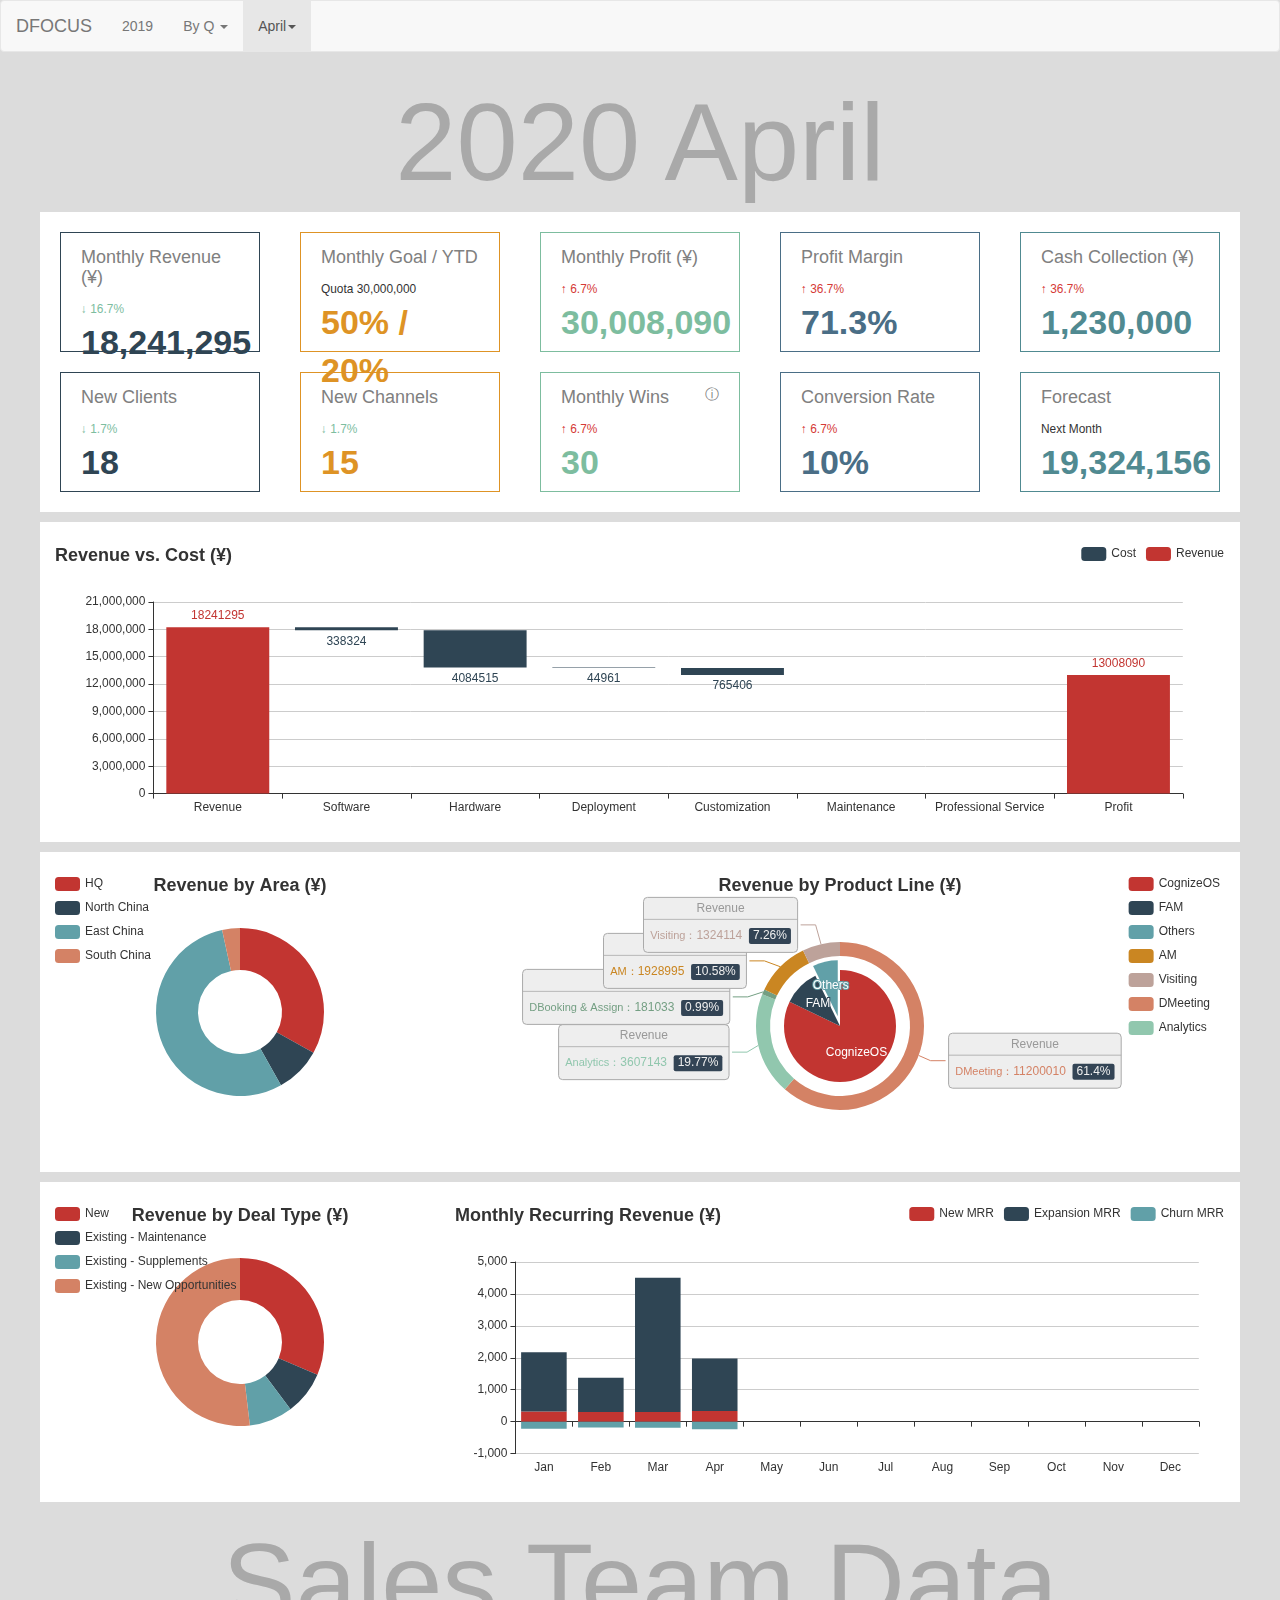
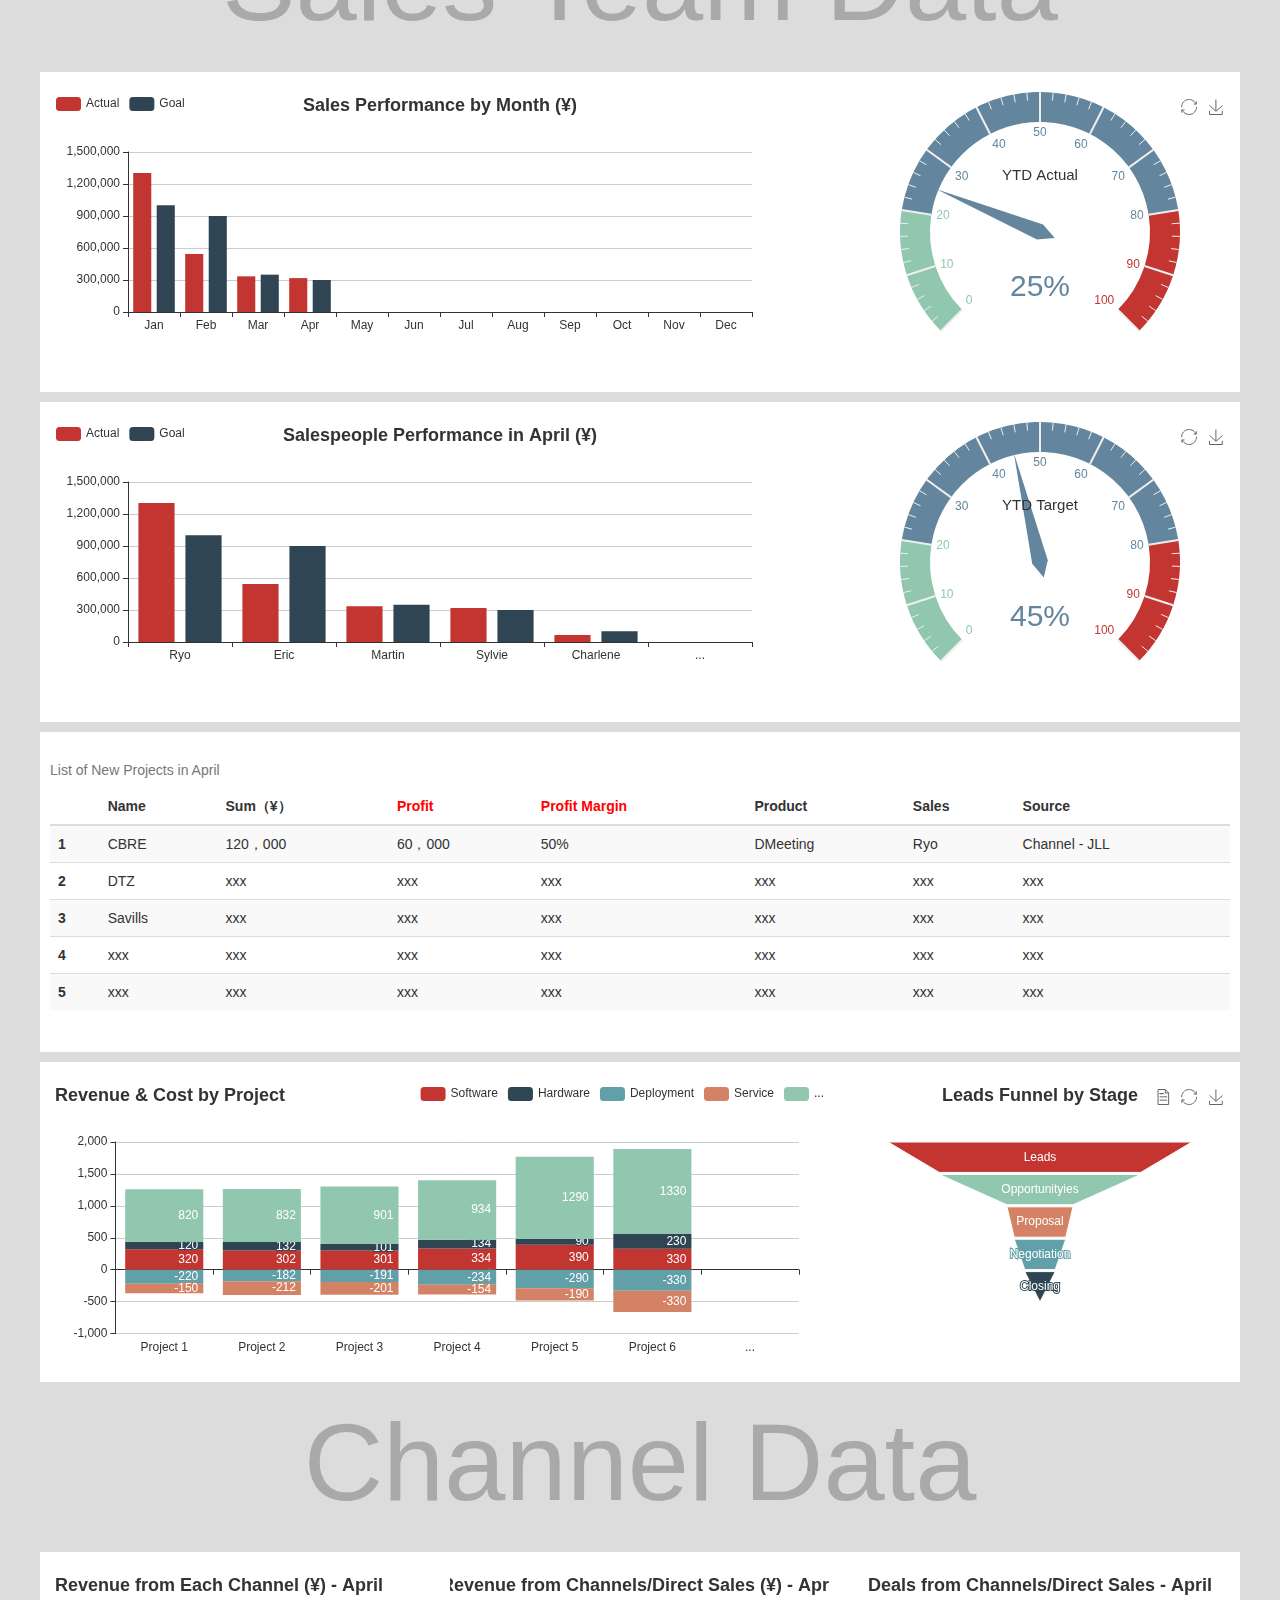
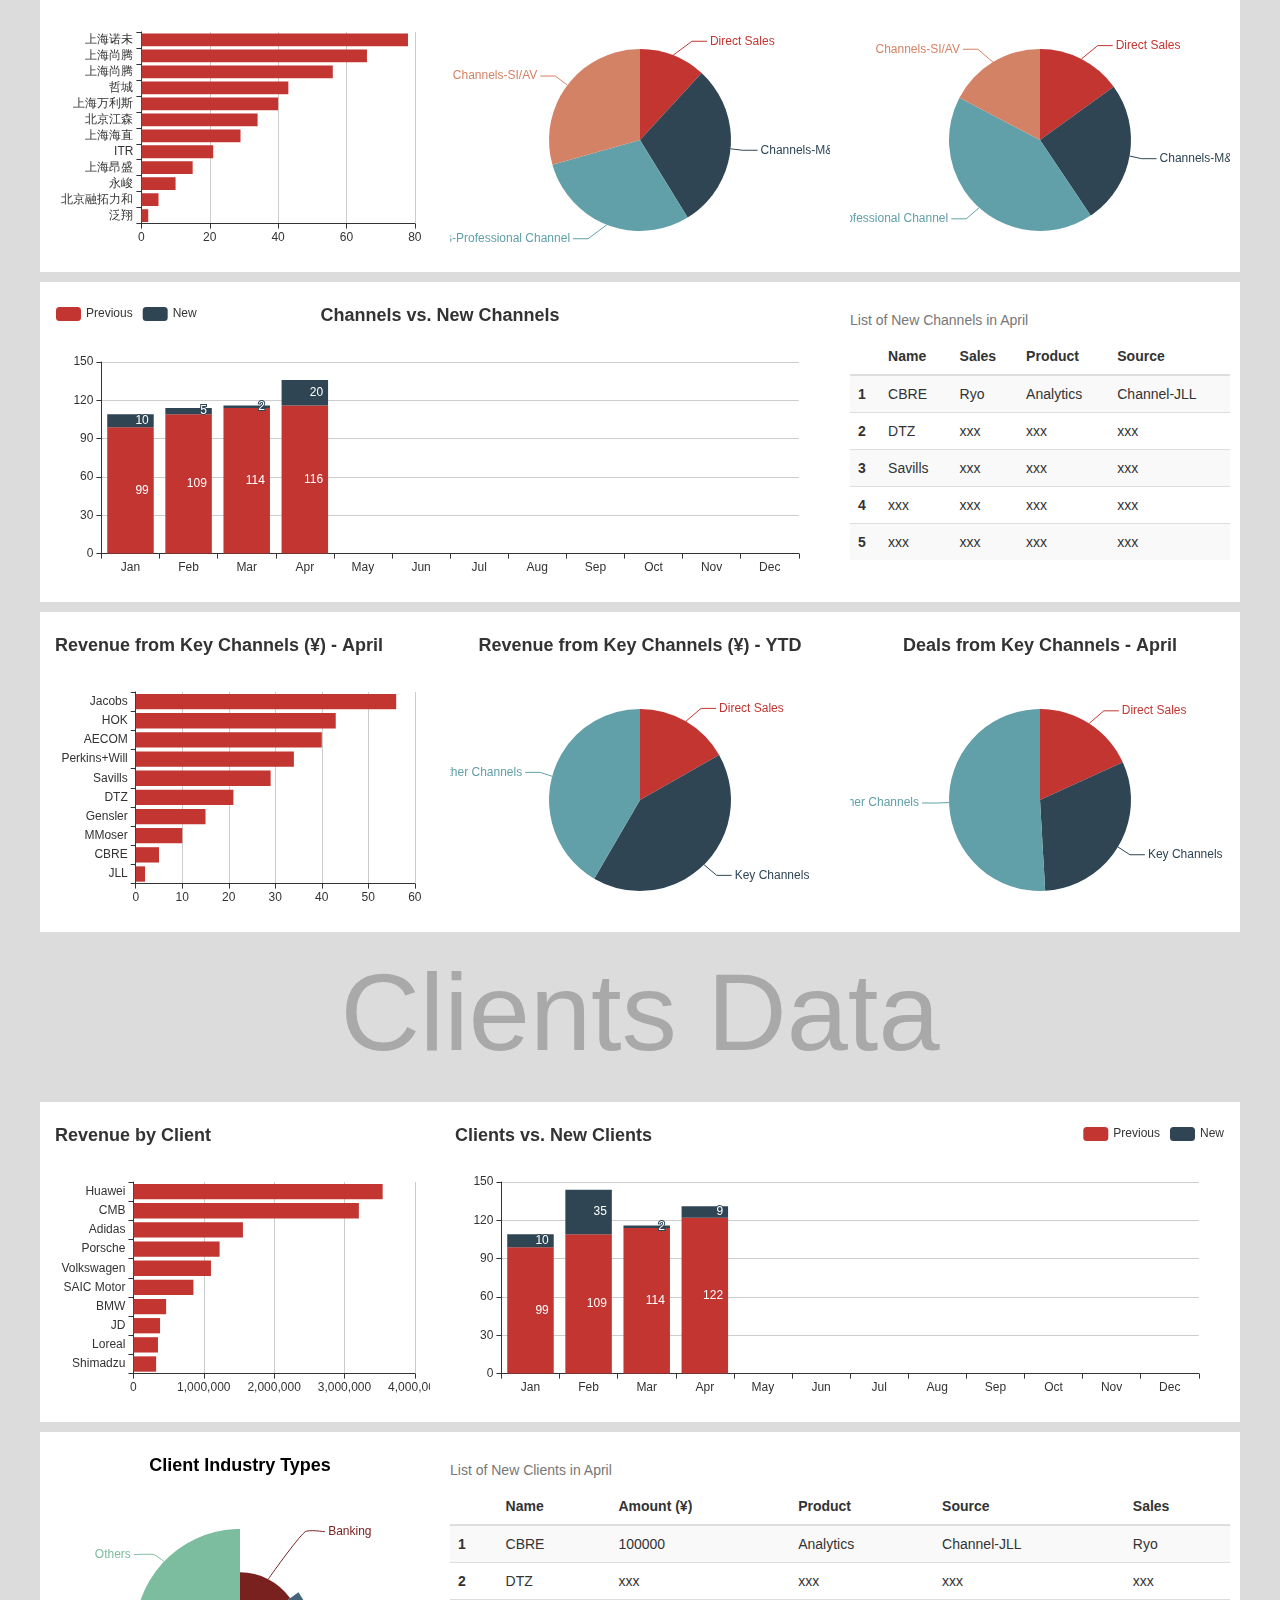
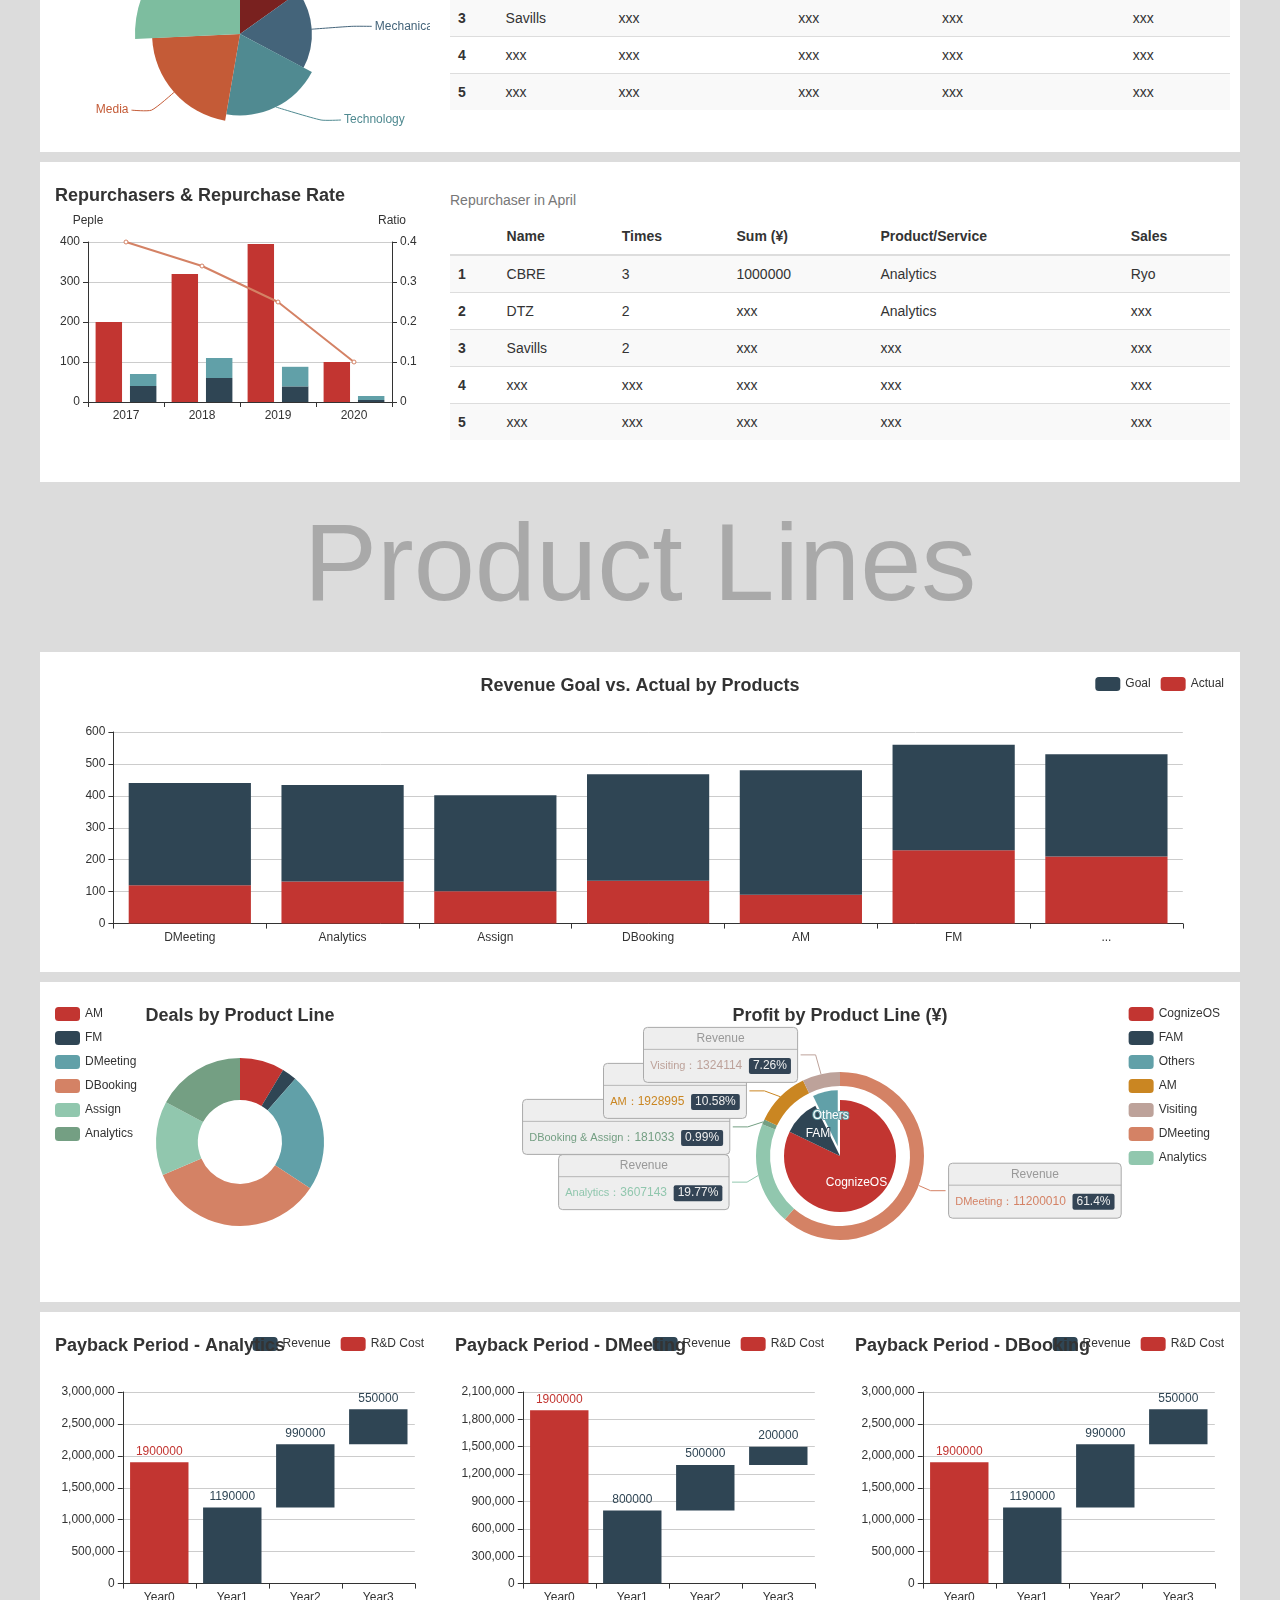
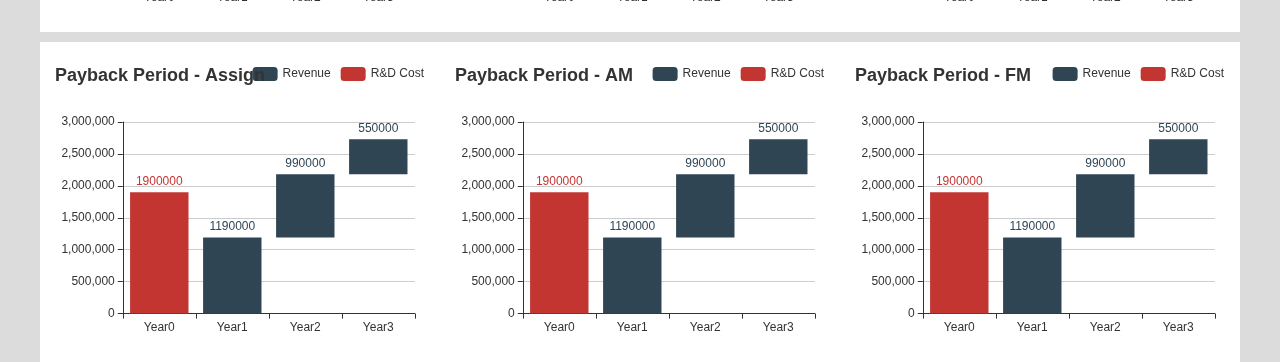
<file: monthly_sample.html>
<!DOCTYPE html>
<html>
    
    <head>
        <meta charset="utf-8">
        <meta http-equiv="X-UA-Compatible" content="IE=edge">
        <meta content="width=device-width,initial-scale=1" name="viewport">
        <title>echarts</title>
        <!-- Latest compiled and minified CSS -->
        <link rel="stylesheet" href="https://maxcdn.bootstrapcdn.com/bootstrap/3.3.7/css/bootstrap.min.css" integrity="sha384-BVYiiSIFeK1dGmJRAkycuHAHRg32OmUcww7on3RYdg4Va+PmSTsz/K68vbdEjh4u" crossorigin="anonymous">

        <link rel="stylesheet" href="css/main.css">
    </head>

<body>
    
    <div id="main-container">
        <nav class="navbar navbar-default">
        <div class="container-fluid">
            <!-- Brand and toggle get grouped for better mobile display -->
            <div class="navbar-header">
              <button type="button" class="navbar-toggle collapsed" data-toggle="collapse" data-target="#bs-example-navbar-collapse-1" aria-expanded="false">
                <span class="sr-only">Toggle navigation</span>
                <span class="icon-bar"></span>
                <span class="icon-bar"></span>
                <span class="icon-bar"></span>
              </button>
              <a class="navbar-brand" href="index.html">DFOCUS</a>
            </div>

    <!-- Collect the nav links, forms, and other content for toggling -->
    <div class="collapse navbar-collapse" id="bs-example-navbar-collapse-1">
      <ul class="nav navbar-nav">
        <li><a href="">2019 <span class="sr-only">(current)</span></a></li>
        <li class="dropdown">
          <a href="#" class="dropdown-toggle" data-toggle="dropdown" role="button" aria-haspopup="true" aria-expanded="false">By Q <span class="caret"></span></a>
          <ul class="dropdown-menu">
            <li><a href="monthly_sample.html">Q1</a></li>
          </ul>
        </li>
        <li class="dropdown active">
          <a href="#" class="dropdown-toggle" data-toggle="dropdown" role="button" aria-haspopup="true" aria-expanded="false">April<span class="caret"></span></a>
          <ul class="dropdown-menu">
            <li><a href=" ">...</a></li>
          </ul>
        </li>
 
 
      </ul>
     
    </div><!-- /.navbar-collapse -->
    
  </div><!-- /.container-fluid -->
</nav>
        <div class="rows">
            <div class="row title">
                <p>2020 April </p>
            </div>
            <div class="row cards">
               <div class="col-md-2 card1">
                  <h4>Monthly Revenue (¥)</h4>
                  <small class="down">&darr; 16.7%</small>
                  <p> 18,241,295 </p>
                </div>
                 <div class="col-md-2 card2">
                     <h4>Monthly Goal / YTD</h4>
                     <small>Quota 30,000,000</small>
                     <p>50% / 20%</p>
                </div>
                <div class="col-md-2 card3">
                    <h4>Monthly Profit (¥)</h4>
                    <small class="up">&uarr; 6.7%</small>
                    <p>30,008,090</p>
                </div>
                <div class="col-md-2 card4">
                    <h4>Profit Margin</h4>
                    <small class="up">&uarr; 36.7%</small>
                    <p>71.3%</p>
                </div>
                <div class="col-md-2 card5">
                    <h4>Cash Collection (¥)</h4>
                    <small class="up">&uarr; 36.7%</small>
                    <p>1,230,000</p>
                </div>
                
            
            </div>
            <div class="row cards">
               <div class="col-md-2 card1">
                  <h4>New Clients </h4>
                  <small class="down">&darr; 1.7%</small>
                  <p> 18 </p>
                </div>
                 <div class="col-md-2 card2">
                     <h4>New Channels</h4>
                     <small class="down">&darr; 1.7%</small>
                     <p>15</p>
                </div>
                <div class="col-md-2 card3">
                    <h4>Monthly Wins <small title="New 10 | Existing-Maintenance 4 | Existing-New Supplements 0 | Existing-New Opportunities 6">&#9432;</small></h4>
                    
                    <small class="up">&uarr; 6.7% </small>
                    <p>30</p>
                </div>
                <div class="col-md-2 card4">
                   <h4>Conversion Rate</h4>
                   <small class="up">&uarr; 6.7%</small>
                   <p>10%</p>
                </div>
                <div class="col-md-2 card5">
                   <h4>Forecast</h4>
                   <small>Next Month</small>
                   <p>19,324,156</p>
                </div>
            
            </div>
          
             <div class="row">
                <div class="col-md-12" id="april_revenue_vs_cost"></div>
            </div>
            
            <div class="row">
               <div class="col-md-4" id="revenue_by_area"></div>
               <div class="col-md-8" id="revenue_by_product"></div>
            
            </div>
            <div class="row">
                 
                <div class="col-md-4" id="revenue_by_deal_type"></div>
                <div class="col-md-8" id="revenue_by_month"></div>
            </div>
            <div class="row title">
                <p>Sales Team Data </p>
            </div>
            <div class="row">
                <div class="col-md-8" id="sales_monthly_performance"></div>
                <div class="col-md-4" id="sales_actual_total_target_met"></div>
                
                
               
            </div>
            <div class="row">
                <div class="col-md-8" id="sales_performance"></div>
                <div class="col-md-4" id="sales_total_target_met"></div>
                
            </div>
            
            <div class="row">
                <div class="col-md-12">
                    <table class="table table-striped">
                        <caption>List of New Projects in April</caption>
                        <thead>
                            <tr>
                                <th scope="col"></th>
                            
                                <th scope="col">Name</th>
                                <th scope="col">Sum（¥）</th>
                                <th scope="col" style="color:red">Profit</th>
                                <th scope="col" style="color:red">Profit Margin</th>
                                <th scope="col">Product</th>
                                <th scope="col">Sales</th>
                                <th scope="col">Source</th>
                            </tr>
                        </thead>
                        <tbody>
                            <tr>
                                <th scope="row">1</th>
                                <td>CBRE</td>
                                <td>120，000</td>
                                <td>60，000</td>
                                <td>50%</td>
                                <td>DMeeting</td>
                                <td>Ryo</td>
                                <td>Channel - JLL</td>
                            </tr>
                            <tr>
                                <th scope="row">2</th>
                                <td>DTZ</td>
                                <td>xxx</td>
                                <td>xxx</td>
                                <td>xxx</td>
                                <td>xxx</td>
                                <td>xxx</td>
                                <td>xxx</td>
                            </tr>
                            <tr>
                                <th scope="row">3</th>
                                <td>Savills</td>
                                <td>xxx</td>
                                <td>xxx</td>
                                <td>xxx</td>
                                <td>xxx</td>
                                <td>xxx</td>
                                <td>xxx</td>
                            </tr>
                            <tr>
                                <th scope="row">4</th>
                                <td>xxx</td>
                                <td>xxx</td>
                                <td>xxx</td>
                                <td>xxx</td>
                                <td>xxx</td>
                                <td>xxx</td>
                                <td>xxx</td>
                            </tr>
                            <tr>
                                <th scope="row">5</th>
                                <td>xxx</td>
                                <td>xxx</td>
                                <td>xxx</td>
                                <td>xxx</td>
                                <td>xxx</td>
                                <td>xxx</td>
                                <td>xxx</td>
                            </tr>
                        </tbody>
                        
                    </table>
                    
                </div>
                
            </div>
            <div class="row">
                <div class="col-md-8" id="deals_this_month"></div>
                <div class="col-md-4" id="leads_funnel"></div> 
                
            </div>
            <div class="row title">
                <p>Channel Data</p>
            </div>
            
            <div class="row">
                <div class="col-md-4" id="revenue_from_each_channel"></div>
                <div class="col-md-4" id="revenue_from_channels"></div>
                <div class="col-md-4" id="deals_from_channels"></div>
            </div>
            <div class="row">
                <div class="col-md-8" id="new_channel_each_month"></div>
                <div class="col-md-4">
                    <table class="table table-striped">
                        <caption>List of New Channels in April</caption>
                        <thead>
                            <tr>
                                <th scope="col"></th>
                                <th scope="col">Name</th>
                                <th scope="col">Sales</th>
                                <th scope="col">Product</th>
                                <th scope="col">Source</th>
                            </tr>
                        </thead>
                        <tbody>
                            <tr>
                                <th scope="row">1</th>
                                <td>CBRE</td>
                                <td>Ryo</td>
                                <td>Analytics</td>
                                <td>Channel-JLL</td>
                            </tr>
                            <tr>
                                <th scope="row">2</th>
                                <td>DTZ</td>
                                <td>xxx</td>
                                <td>xxx</td>
                                <td>xxx</td>
                            </tr>
                            <tr>
                                <th scope="row">3</th>
                                <td>Savills</td>
                                <td>xxx</td>
                                <td>xxx</td>
                                <td>xxx</td>
                            </tr>
                            <tr>
                                <th scope="row">4</th>
                                <td>xxx</td>
                                <td>xxx</td>
                                <td>xxx</td>
                                <td>xxx</td>
                            </tr>
                            <tr>
                                <th scope="row">5</th>
                                <td>xxx</td>
                                <td>xxx</td>
                                <td>xxx</td>
                                <td>xxx</td>
                            </tr>
                        </tbody>
                        
                    </table>
                    
                </div>
                
            </div>
            <div class="row">
                <div class="col-md-4" id="revenue_from_each_key_channel"></div>
                <div class="col-md-4" id="revenue_from_key_channels"></div>
                <div class="col-md-4" id="deals_from_key_channels"></div>
            </div>
            
            
            <div class="row title">
                <p>Clients Data</p>
            </div>
            
            <div class="row">
                <div class="col-md-4" id="april_revenue_by_clients"></div>
                <div class="col-md-8" id="new_client_each_month"></div>
                
            </div>
            <div class="row">
                <div class="col-md-4" id="client_industry"></div>
                <div class="col-md-8">
                    <table class="table table-striped">
                        <caption>List of New Clients in April</caption>
                        <thead>
                            <tr>
                                <th scope="col"></th>
                                <th scope="col">Name</th>
                                <th scope="col">Amount (¥)</th>
                                <th scope="col">Product</th>
                                <th scope="col">Source</th>
                                <th scope="col">Sales</th>
                            </tr>
                        </thead>
                        <tbody>
                            <tr>
                                <th scope="row">1</th>
                                <td>CBRE</td>
                                <td>100000</td>
                                <td>Analytics</td>
                                <td>Channel-JLL</td>
                                <td>Ryo</td>
                            </tr>
                            <tr>
                                <th scope="row">2</th>
                                <td>DTZ</td>
                                <td>xxx</td>
                                <td>xxx</td>
                                <td>xxx</td>
                                <td>xxx</td>
                            </tr>
                            <tr>
                                <th scope="row">3</th>
                                <td>Savills</td>
                                <td>xxx</td>
                                <td>xxx</td>
                                <td>xxx</td>
                                <td>xxx</td>
                            </tr>
                            <tr>
                                <th scope="row">4</th>
                                <td>xxx</td>
                                <td>xxx</td>
                                <td>xxx</td>
                                <td>xxx</td>
                                <td>xxx</td>
                            </tr>
                            <tr>
                                <th scope="row">5</th>
                                <td>xxx</td>
                                <td>xxx</td>
                                <td>xxx</td>
                                <td>xxx</td>
                                <td>xxx</td>
                            </tr>
                        </tbody>
                        
                    </table>
                
                </div>
                
            </div>
            
            <div class="row">
                
                <div class="col-md-4" id="annual_repurchaser"></div>
                <div class="col-md-8" id="annual_repurchase_sum">
                    <table class="table table-striped">
                        <caption>Repurchaser in April</caption>
                        <thead>
                            <tr>
                                <th scope="col"></th>
                                <th scope="col">Name</th>
                                <th scope="col">Times</th>
                                <th scope="col">Sum (¥)</th>
                                <th scope="col">Product/Service</th>
                                <th scope="col">Sales</th>
                               
                            </tr>
                        </thead>
                        <tbody>
                            <tr>
                                <th scope="row">1</th>
                                <td>CBRE</td>
                                <td>3</td>
                                <td>1000000</td>
                                <td>Analytics</td>
                                <td>Ryo</td>
                            </tr>
                            <tr>
                                <th scope="row">2</th>
                                <td>DTZ</td>
                                <td>2</td>
                                <td>xxx</td>
                                <td>Analytics</td>
                                <td>xxx</td>
                            </tr>
                            <tr>
                                <th scope="row">3</th>
                                <td>Savills</td>
                                <td>2</td>
                                <td>xxx</td>
                                <td>xxx</td>
                                <td>xxx</td>
                            </tr>
                            <tr>
                                <th scope="row">4</th>
                                <td>xxx</td>
                                <td>xxx</td>
                                <td>xxx</td>
                                <td>xxx</td>
                                <td>xxx</td>
                            </tr>
                            <tr>
                                <th scope="row">5</th>
                                <td>xxx</td>
                                <td>xxx</td>
                                <td>xxx</td>
                                <td>xxx</td>
                                <td>xxx</td>
                            </tr>
                        </tbody>
                        
                    </table>
                
                </div>
                
            </div>
            
            <div class="row title">
                <p>Product Lines</p>
            </div>
            <div class="row">
                
               <div class="col-md-12" id="product_line_goal_vs_actual"></div>
                
            </div>
            <div class="row">
               <div class="col-md-4" id="deals_by_product"></div> 
               <div class="col-md-8" id="profit_by_product"></div>
                
            </div>
            <div class="row">
                
               <div class="col-md-4" id="analytics_payback_period"></div>
                <div class="col-md-4" id="dmeeting_payback_period"></div>
                <div class="col-md-4" id="dbooking_payback_period"></div>
                
            </div>
            <div class="row">
                
               <div class="col-md-4" id="assign_payback_period"></div>
                <div class="col-md-4" id="am_payback_period"></div>
                <div class="col-md-4" id="fm_payback_period"></div>
                
            </div>
        
      
          
        </div>
        
        
        
        

    </div>
    
    
    <script src="js/jquery-3.4.1.js"></script>
    <script src="js/bootstrap.js"></script>
    <script src="js/echarts.js"></script>
    <script src="js/april.js"></script>
    
</body>
    
</html>
</file>
<file: css/main.css>
body{
    width: 100%;
    height: 100%;
    margin: 0;
    padding: 0;
    background-color: gainsboro
}
#main-container{
    width: 100%;
    height: 100%;
    margin: 0px;
    padding: 0;
    
}
.rows{
    width: 100%;
    height: 320px;
    padding: 0 10px;
}
.rows .row{
    margin: 10px 30px;
    padding: 20px 0;
    height: 100%;
    background: white
    
}
.rows .row .col-md-4, .rows .row .col-md-8,.rows .row .col-md-12{
    height: 100%;
    padding: 0 10px;
}
.rows .title{
    height: 150px;
    background-color: gainsboro;
    padding: 0
}
.rows .title p{
    font-size: 110px;
    color:darkgrey;
    left: 0;
    line-height: 200px;
    margin-top: -30px;
    position: absolute;
    text-align: center;
    width: 100%;
}
.rows .cards{
    height: 160px;
    margin: -20px 30px 0 30px;
}

.rows .cards div{
    height: 100%;
    padding: 5px 20px;
    margin: 0 20px;
}

.rows .cards h4{
    color: gray;
    width: 100%
}
.rows .cards p{
    font-size: 34px;
    font-weight: bold; 
}
.rows .cards div{
    border-style: solid;
    border-width: 1px;
}
.card1{
    
    border-color: #2F4554
}
.card1 p{
    color: #2F4554;

}
.card2{
    border-color:#DE9325
}
.card2 p{
    color: #DE9325;

}
.card3{
    border-color:#7DBD9F 
}
.card3 p{
    color: #7DBD9F ;

}
.card4{
    border-color:#4A6E86  
}
.card4 p{
    color: #4A6E86 ;

}
.card5{
    border-color:#508A91
}
.card5 p{
    color: #508A91 ;

}
h4 small{
    float: right;
}   
.down{
    color: #7DBD9F
}
.up{
    color: #D53A36
}
</file>
